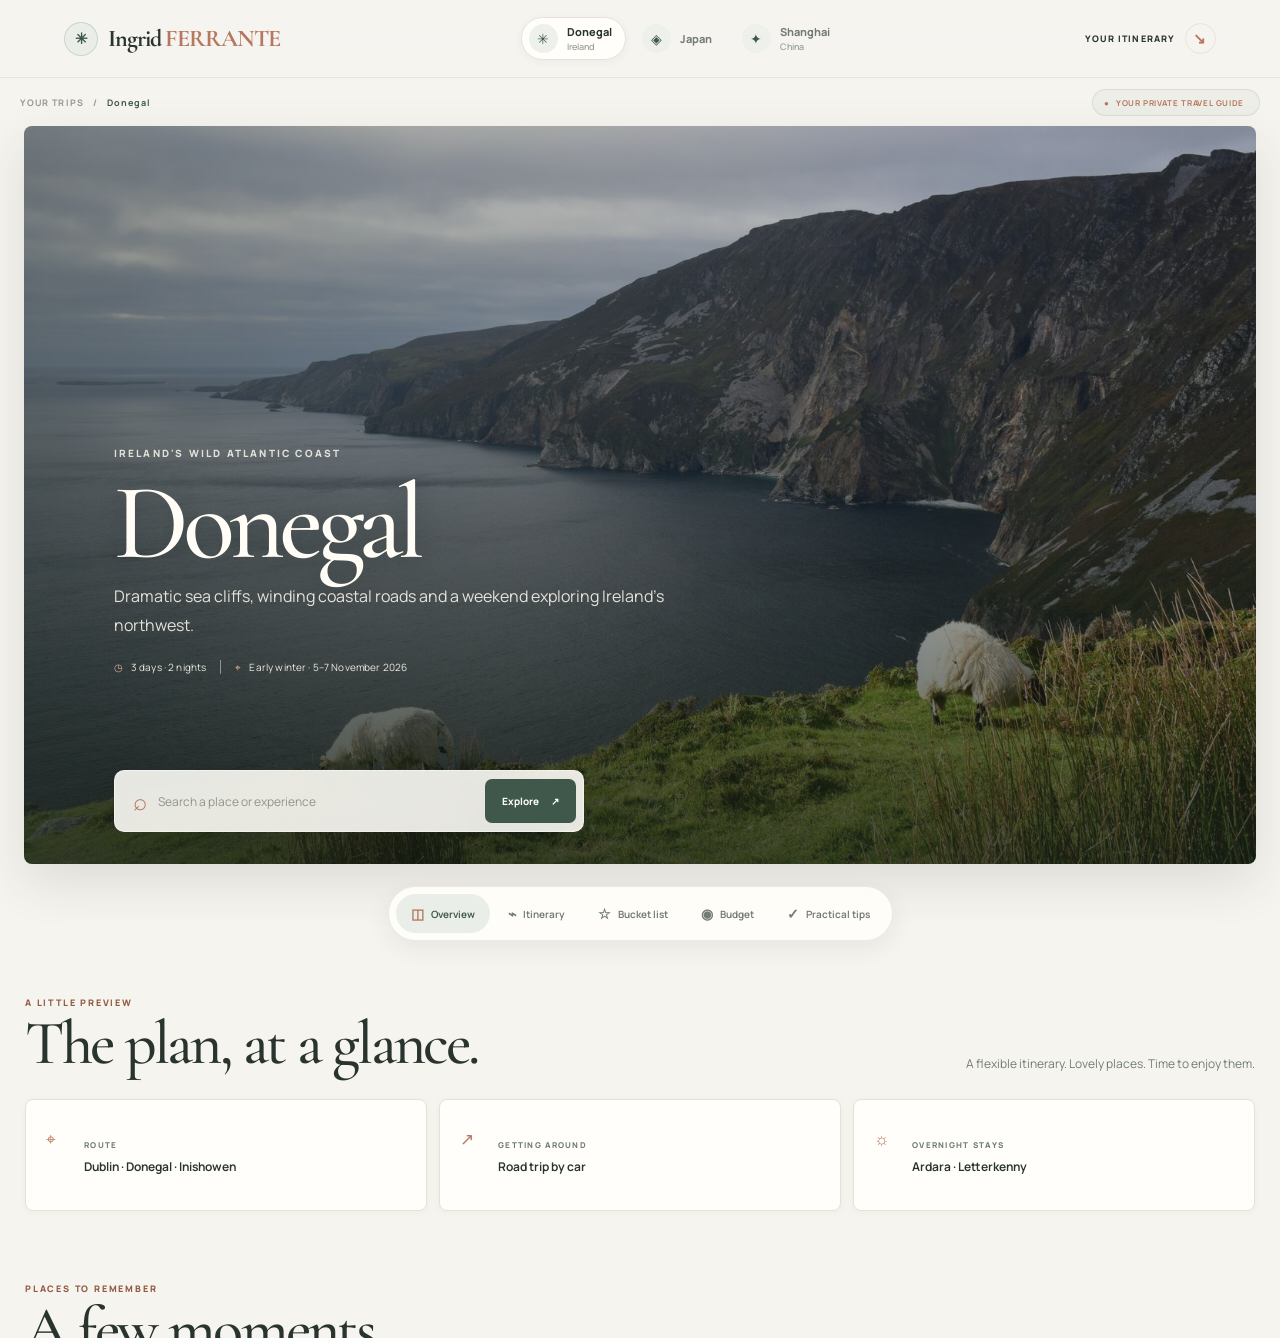
<file: index.html>
<!doctype html>
<html lang="pt-BR">
  <head>
    <meta charset="utf-8">
    <meta http-equiv="refresh" content="0; url=./docs/index.html">
    <meta name="viewport" content="width=device-width, initial-scale=1">
    <title>Rota & Mar</title>
    <style>
      :root {
        color-scheme: light;
        --bg: #f6f7f2;
        --ink: #1b1d1a;
        --muted: #5a6159;
        --card: rgba(255,255,255,0.7);
      }
      * { box-sizing: border-box; }
      body {
        margin: 0;
        min-height: 100vh;
        display: grid;
        place-items: center;
        font-family: Arial, Helvetica, sans-serif;
        background: radial-gradient(circle at top, #fffdf9 0%, var(--bg) 38%, #edf0e7 100%);
        color: var(--ink);
      }
      .card {
        background: var(--card);
        border: 1px solid rgba(27,29,26,0.08);
        border-radius: 18px;
        padding: 2rem 2.5rem;
        text-align: center;
        box-shadow: 0 18px 45px rgba(31, 31, 26, 0.08);
      }
      p {
        margin: 0;
        font-size: 1rem;
        color: var(--muted);
      }
      a {
        color: #2d5f58;
        text-decoration: none;
        font-weight: 700;
      }
    </style>
  </head>
  <body>
    <main class="card">
      <p>Redirecionando para a página do guia...</p>
      <p><a href="./docs/index.html">Clique aqui se não for redirecionado automaticamente.</a></p>
    </main>
  </body>
</html>
</file>
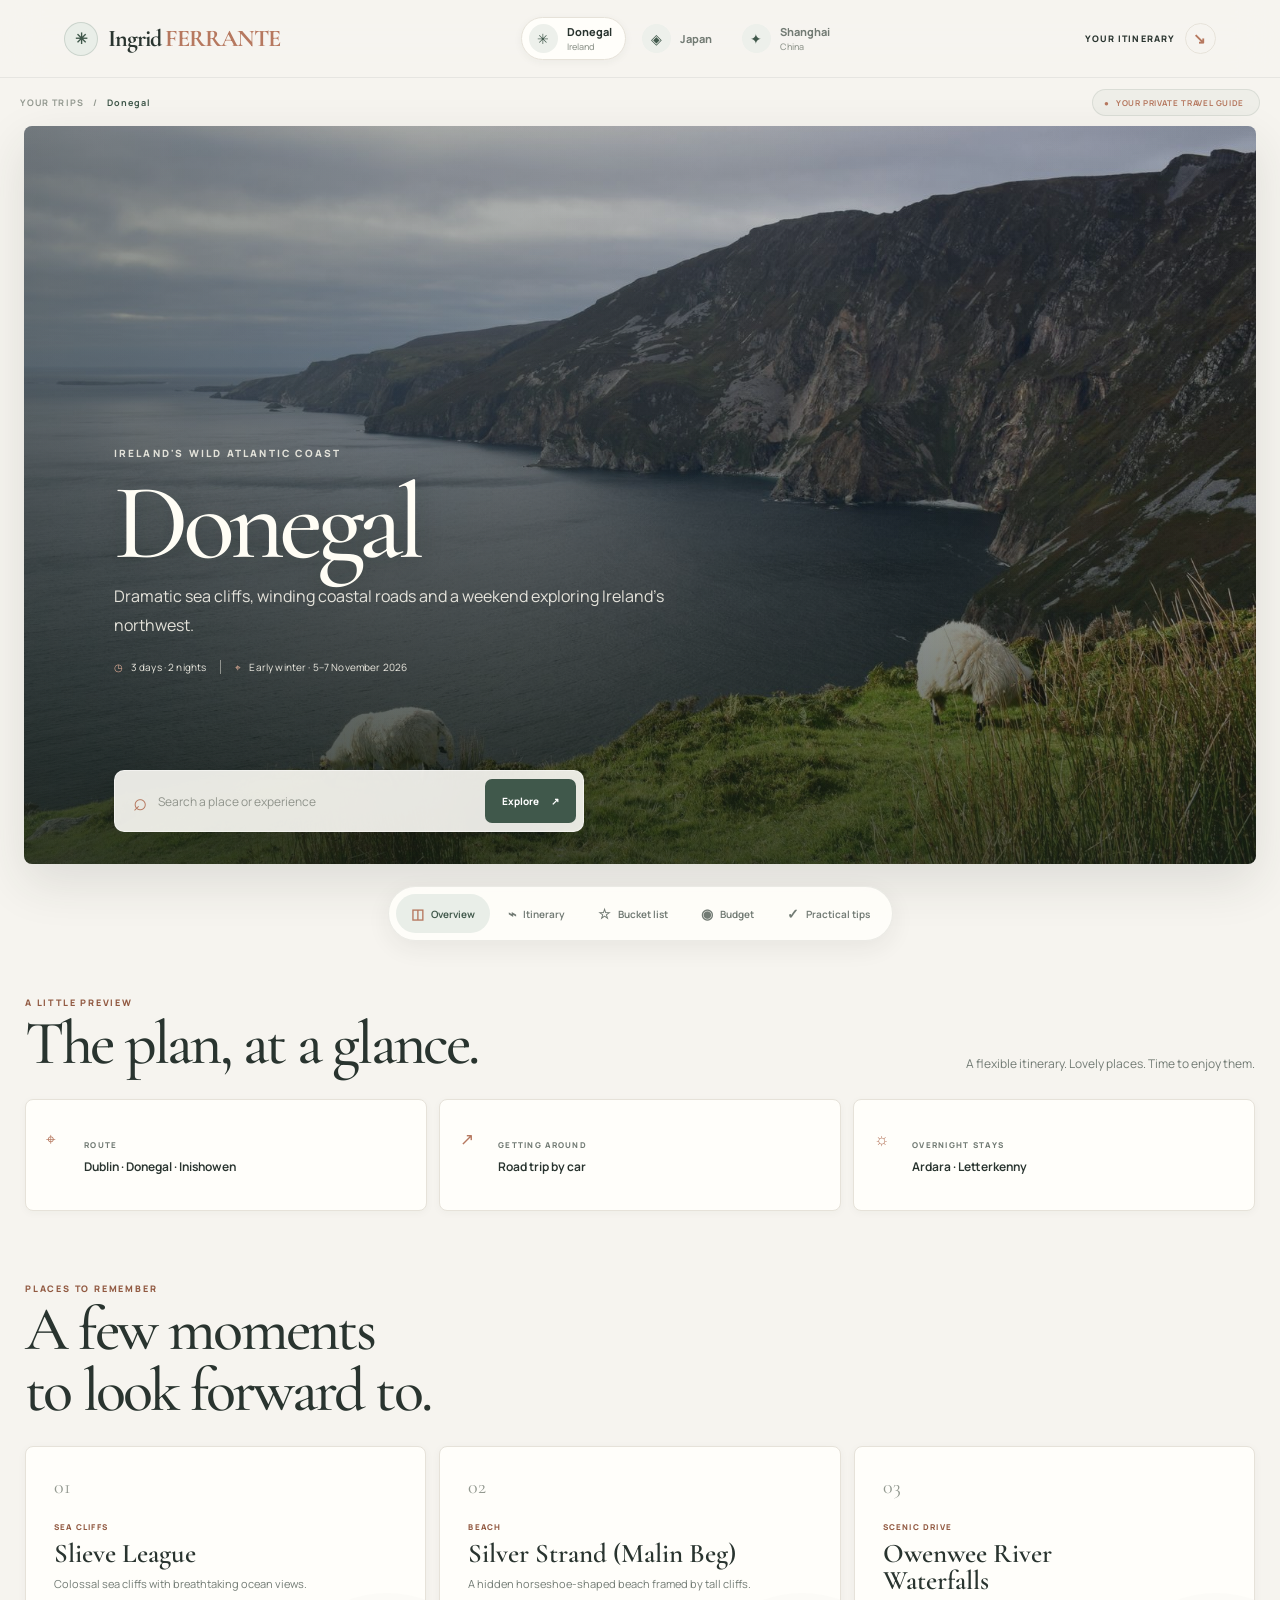
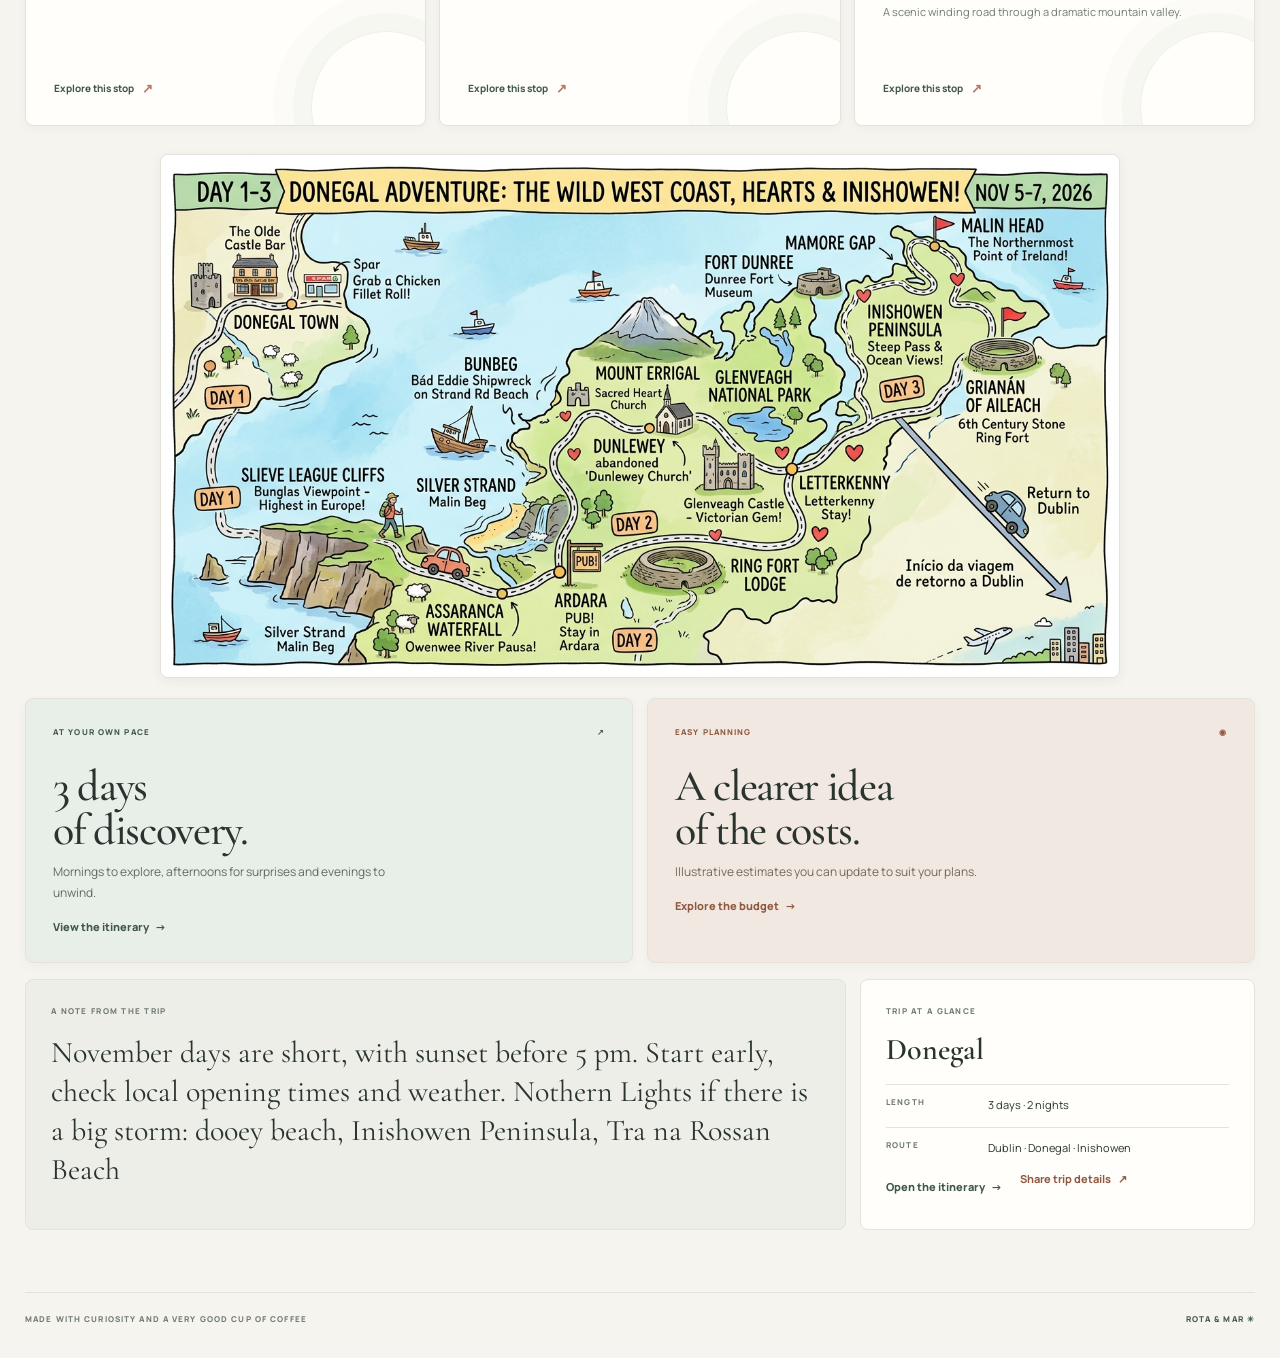
<file: docs/index.html>
<!doctype html>
<html lang="pt-BR">
  <head>
    <meta charset="utf-8">
    <meta name="viewport" content="width=device-width, initial-scale=1">
    <meta name="theme-color" content="#f6f4ef">
    <meta name="description" content="Seu guia visual de viagem para Donegal e Japão.">
    <title>Rota & Mar — seu guia de viagem</title>
    <link rel="preconnect" href="https://fonts.googleapis.com">
    <link rel="preconnect" href="https://fonts.gstatic.com" crossorigin>
    <link href="https://fonts.googleapis.com/css2?family=Cormorant+Garamond:wght@500;600;700&family=Manrope:wght@400;500;600;700;800&display=swap" rel="stylesheet">
    <link rel="stylesheet" href="styles.css?v=mobile-destination-tabs-20261017">
    <script src="data.js?v=shanghai-daytrip" defer></script>
    <script src="app.js?v=shanghai-daytrip" defer></script>
  </head>
  <body>
    <div class="app-shell">
      <header class="site-header" id="sidebar" aria-label="Navegação principal">
        <a class="brand" id="brand-link" href="#" aria-label="Rota e Mar, início">
          <span class="brand-mark" aria-hidden="true">✳</span>
          <span>Ingrid <span class="brand-amp">FERRANTE</span> </span>
        </a>
        <nav id="destination-nav" class="destination-nav" aria-label="Escolha uma viagem"></nav>
        <a class="header-cta" href="#page-content"><span id="header-cta-label">SEU ROTEIRO</span><span aria-hidden="true">↘</span></a>
      </header>

      <main class="main-content">
        <header class="topbar">
          <div class="breadcrumb"><span id="breadcrumb-label">SUAS VIAGENS</span><span aria-hidden="true">/</span><strong id="breadcrumb-destination"></strong></div>
          <span class="private-badge"><span aria-hidden="true">●</span> <span id="private-badge-label">SEU GUIA PARTICULAR</span></span>
        </header>

        <nav id="mobile-destination-nav" class="mobile-destination-nav" aria-label="Escolha uma viagem"></nav>

        <section id="trip-hero" class="trip-hero" aria-labelledby="trip-title">
          <div class="hero-copy">
            <span id="trip-region" class="eyebrow"></span>
            <h1 id="trip-title"></h1>
            <p id="trip-intro"></p>
            <div class="hero-meta">
              <span><span aria-hidden="true">◷</span> <span id="trip-duration"></span></span>
              <span class="meta-divider" aria-hidden="true"></span>
              <span><span aria-hidden="true">⌖</span> <span id="trip-season"></span></span>
            </div>
          </div>
          <div class="hero-search-wrap">
            <form id="guide-search" class="hero-search" role="search">
              <label class="search-field" for="guide-search-input">
                <span class="search-icon" aria-hidden="true">⌕</span>
                <input id="guide-search-input" type="search" autocomplete="off" placeholder="Busque um lugar ou experiência" aria-label="Busque no roteiro">
              </label>
              <button id="guide-search-submit" type="submit">Explorar <span aria-hidden="true">↗</span></button>
            </form>
            <div id="search-results" class="search-results" aria-label="Resultados da busca" aria-live="polite" hidden></div>
          </div>
          <div class="hero-stamp" aria-hidden="true"><span id="stamp-label">PRÓXIMA</span><strong id="stamp-title">grande<br>aventura</strong><i>✳</i></div>
        </section>

        <nav id="section-nav" class="section-nav" aria-label="Seções da viagem"></nav>
        <section id="page-content" class="page-content" aria-live="polite"></section>

        <footer class="page-footer"><span id="page-footer-text">FEITO COM CURIOSIDADE E UMA BOA DOSE DE CAFÉ</span><span>ROTA & MAR <span aria-hidden="true">✳</span></span></footer>
      </main>
    </div>
    <nav id="mobile-nav" class="mobile-nav" aria-label="Seções da viagem no celular"></nav>
  </body>
</html>
</file>
<file: docs/styles.css>
:root {
  color-scheme: dark;
  --ink: #f4f4ee;
  --muted: #a8b8b8;
  --muted-soft: #778e91;
  --teal: #70c0c1;
  --teal-bright: #9cdddd;
  --teal-deep: #103b42;
  --terracotta: #dc8869;
  --terracotta-deep: #a95e49;
  --paper: #0a171b;
  --surface: #102328;
  --surface-raised: #152c31;
  --surface-soft: rgba(18, 44, 49, .76);
  --line: rgba(191, 222, 218, .13);
  --serif: "Cormorant Garamond", Georgia, serif;
  --sans: "Manrope", "DM Sans", Arial, sans-serif;
  --ease: cubic-bezier(.2, .7, .2, 1);
}

* { box-sizing: border-box; }
html { min-width: 320px; scroll-behavior: smooth; }
body {
  min-width: 320px;
  margin: 0;
  background:
    radial-gradient(ellipse at 88% 4%, rgba(30, 101, 106, .16), transparent 34rem),
    radial-gradient(ellipse at 8% 55%, rgba(18, 67, 73, .13), transparent 44rem),
    var(--paper);
  color: var(--ink);
  font-family: var(--sans);
  font-size: 14px;
  -webkit-font-smoothing: antialiased;
}

button, input { color: inherit; font: inherit; }
button { -webkit-tap-highlight-color: transparent; }
button:focus-visible, input:focus-visible {
  outline: 2px solid var(--terracotta);
  outline-offset: 4px;
}
a { color: inherit; }
.app-shell { min-height: 100vh; }
.sidebar { display: none; }

.main-content {
  width: 100%;
  min-width: 0;
  padding: 0 18px 105px;
}

.topbar {
  display: flex;
  height: 62px;
  justify-content: space-between;
  align-items: center;
  border-bottom: 1px solid var(--line);
}

.breadcrumb {
  display: flex;
  gap: 9px;
  align-items: center;
  color: var(--muted-soft);
  font-size: 9px;
  font-weight: 700;
  letter-spacing: .16em;
}

.breadcrumb strong { color: var(--teal-bright); }
.private-badge {
  padding: 8px 10px;
  border: 1px solid var(--line);
  border-radius: 999px;
  background: rgba(18, 44, 49, .5);
  color: #ccdfdc;
  font-size: 8px;
  font-weight: 700;
  letter-spacing: .1em;
  white-space: nowrap;
}

.private-badge span { color: var(--terracotta); font-size: 8px; margin-right: 4px; }
.mobile-destination-nav { display: flex; gap: 8px; padding: 12px 0 0; }
.mobile-destination-nav .destination-link {
  flex: 1;
  justify-content: center;
  gap: 7px;
  padding: 7px 8px;
  border: 1px solid var(--line);
  background: rgba(16, 35, 40, .82);
}

.mobile-destination-nav .destination-link.is-active {
  border-color: rgba(112, 192, 193, .52);
  background: rgba(33, 91, 95, .42);
}

.mobile-destination-nav .destination-icon {
  width: 27px;
  height: 27px;
  background: rgba(112, 192, 193, .12);
  font-size: 15px;
}

.mobile-destination-nav .destination-name { flex: 0 1 auto; font-size: 10px; }
.mobile-destination-nav .destination-name small { font-size: 8px; }
.mobile-destination-nav .destination-arrow { display: none; }

.trip-hero {
  position: relative;
  display: flex;
  min-height: 390px;
  align-items: flex-end;
  overflow: hidden;
  isolation: isolate;
  margin: 17px 0 18px;
  border: 1px solid rgba(197, 226, 221, .16);
  border-radius: 20px;
  background-color: #123c43;
  background-image:
    linear-gradient(0deg, rgba(5, 16, 19, .89) 0%, rgba(5, 16, 19, .57) 39%, rgba(5, 16, 19, .06) 100%),
    linear-gradient(90deg, rgba(7, 24, 27, .58), rgba(7, 24, 27, .04) 80%),
    var(--hero-image);
  background-size: cover;
  background-position: var(--hero-position, center);
  box-shadow: 0 24px 80px rgba(0, 0, 0, .29);
}

.trip-hero::after {
  position: absolute;
  z-index: -1;
  inset: 0;
  background: linear-gradient(120deg, rgba(25, 104, 109, .2), transparent 48%, rgba(7, 20, 23, .16));
  content: "";
  pointer-events: none;
}

.hero-copy {
  position: relative;
  z-index: 1;
  width: min(100%, 760px);
  padding: 30px 21px 25px;
}

.eyebrow {
  display: inline-block;
  color: var(--terracotta);
  font-size: 9px;
  font-weight: 800;
  letter-spacing: .19em;
  line-height: 1.7;
}

.hero-copy .eyebrow { color: #b9e1dc; }
.hero-copy h1 {
  max-width: 680px;
  margin: 12px 0 9px;
  font-family: var(--serif);
  font-size: clamp(42px, 10vw, 76px);
  font-weight: 600;
  letter-spacing: -.045em;
  line-height: .91;
  text-wrap: balance;
  text-shadow: 0 3px 35px rgba(0, 0, 0, .36);
}

.hero-copy > p {
  max-width: 510px;
  margin: 0;
  color: rgba(247, 250, 246, .84);
  font-size: 12px;
  line-height: 1.8;
}

.hero-meta {
  display: flex;
  flex-wrap: wrap;
  gap: 11px;
  align-items: center;
  margin-top: 19px;
  color: rgba(247, 250, 246, .92);
  font-size: 10px;
}

.hero-meta > span:not(.meta-divider) { display: flex; gap: 7px; align-items: center; }
.meta-divider { width: 1px; height: 14px; background: rgba(255, 255, 255, .4); }
.hero-stamp { display: none; }
.section-nav { display: none; }

.mobile-nav {
  position: fixed;
  z-index: 5;
  right: 0;
  bottom: 0;
  left: 0;
  display: flex;
  justify-content: space-around;
  gap: 2px;
  padding: 9px 5px calc(9px + env(safe-area-inset-bottom));
  border-top: 1px solid rgba(183, 219, 215, .16);
  background: rgba(8, 22, 26, .91);
  box-shadow: 0 -12px 36px rgba(0, 0, 0, .27);
  backdrop-filter: blur(18px);
}

.section-link {
  display: flex;
  min-width: 0;
  flex: 1;
  flex-direction: column;
  align-items: center;
  justify-content: center;
  gap: 4px;
  padding: 6px 1px;
  border: 0;
  border-radius: 9px;
  background: transparent;
  color: #819597;
  font-size: 8px;
  font-weight: 650;
  white-space: nowrap;
  cursor: pointer;
  transition: color .2s var(--ease), background .2s var(--ease), transform .2s var(--ease);
}

.section-icon { font-size: 17px; line-height: 1; }
.section-link.is-active { color: #e3f6f2; background: rgba(65, 143, 146, .13); }
.section-link.is-active .section-icon { color: var(--terracotta); }
.section-link:active { transform: scale(.96); }
.page-content { min-height: 310px; }

.section-heading {
  display: flex;
  flex-direction: column;
  gap: 7px;
  margin: 29px 0 18px;
}

.section-heading h2 {
  margin: 4px 0 0;
  font-family: var(--serif);
  font-size: clamp(30px, 7vw, 43px);
  font-weight: 600;
  letter-spacing: -.035em;
  line-height: 1;
  text-wrap: balance;
}

.heading-aside {
  margin: 0;
  color: var(--muted);
  font-size: 11px;
  line-height: 1.7;
}

.overview-grid { display: grid; grid-template-columns: 1fr; gap: 9px; }
.overview-card {
  position: relative;
  display: flex;
  min-height: 82px;
  flex-direction: column;
  justify-content: center;
  padding: 15px 16px 14px 53px;
  border: 1px solid var(--line);
  border-radius: 13px;
  background: linear-gradient(135deg, rgba(22, 48, 52, .96), rgba(14, 34, 38, .87));
  box-shadow: inset 0 1px rgba(255, 255, 255, .025), 0 12px 32px rgba(0, 0, 0, .1);
}

.overview-icon { position: absolute; top: 20px; left: 17px; color: var(--terracotta); font-size: 17px; }
.card-label { display: block; color: #9aafb0; font-size: 8px; font-weight: 800; letter-spacing: .14em; }
.overview-card strong { margin-top: 6px; color: #eef4ef; font-size: 12px; font-weight: 650; }
.feature-grid { display: grid; gap: 11px; margin-top: 12px; }
.feature-card { min-height: 207px; padding: 20px; border: 1px solid rgba(184, 221, 217, .13); border-radius: 15px; }
.feature-itinerary { background: linear-gradient(140deg, #16444a, #102d33 85%); }
.feature-budget { background: linear-gradient(140deg, #51372f, #2e2524 90%); }
.feature-topline { display: flex; justify-content: space-between; color: #a4c9c5; font-size: 8px; font-weight: 800; letter-spacing: .14em; }
.feature-budget .feature-topline { color: #e1ae91; }
.feature-card h3 { margin: 22px 0 9px; font-family: var(--serif); font-size: clamp(28px, 7vw, 38px); font-weight: 600; line-height: .99; }
.feature-card p { max-width: 340px; margin: 0; color: #b5c5c2; font-size: 11px; line-height: 1.75; }
.feature-budget p { color: #d0bbb0; }
.text-link {
  margin: 16px 0 0;
  padding: 0;
  border: 0;
  background: transparent;
  color: #a6dfda;
  font-size: 11px;
  font-weight: 800;
  cursor: pointer;
  transition: color .2s var(--ease), transform .2s var(--ease);
}

.feature-budget .text-link { color: #efaa87; }
.text-link span { margin-left: 4px; }
.text-link:hover { color: #fff; transform: translateX(3px); }
.tip-banner {
  display: flex;
  gap: 13px;
  align-items: flex-start;
  margin-top: 12px;
  padding: 17px;
  border: 1px solid var(--line);
  border-radius: 13px;
  background: rgba(18, 40, 44, .72);
}

.tip-spark { flex: 0 0 auto; color: var(--terracotta); font-size: 20px; }
.tip-banner p { margin: 8px 0 0; color: #b4c4c0; font-size: 11px; line-height: 1.8; }

.timeline { position: relative; margin: 26px 0 10px; }
.timeline::before {
  position: absolute;
  top: 10px;
  bottom: 28px;
  left: 20px;
  width: 1px;
  background: linear-gradient(var(--teal), rgba(112, 192, 193, .08));
  content: "";
}

.timeline-day { position: relative; display: grid; grid-template-columns: 42px minmax(0, 1fr); gap: 10px; margin: 0 0 13px; }
.day-marker {
  position: relative;
  z-index: 1;
  display: flex;
  width: 41px;
  height: 41px;
  flex-direction: column;
  align-items: center;
  justify-content: center;
  border: 1px solid rgba(112, 192, 193, .4);
  border-radius: 50%;
  background: #10272c;
  color: #a6e0dc;
  box-shadow: 0 0 0 5px var(--paper);
}

.day-marker span { font-size: 7px; font-weight: 800; letter-spacing: .12em; }
.day-marker strong { margin-top: 1px; font-family: var(--serif); font-size: 17px; font-weight: 600; line-height: 1; }
.day-content { min-width: 0; padding: 14px 13px 9px; border: 1px solid var(--line); border-radius: 13px; background: linear-gradient(145deg, rgba(20, 44, 49, .96), rgba(13, 31, 35, .94)); }
.day-heading { display: flex; justify-content: space-between; gap: 8px; padding-bottom: 11px; border-bottom: 1px solid rgba(190, 220, 215, .1); }
.day-route { margin: 9px 0 0; color: var(--teal-deep); font-size: 10px; font-weight: 700; }
.day-route a { color: inherit; text-underline-offset: 2px; }
.day-heading h3 { margin: 0; font-family: var(--serif); font-size: 19px; font-weight: 600; line-height: 1.04; }
.day-date { display: block; margin-top: 6px; color: #e19a78; font-size: 9px; font-weight: 750; }
.day-place { display: inline-block; margin-top: 5px; color: #91a9aa; font-size: 9px; }
.day-stay { display: inline-block; margin: 8px 0 4px; padding: 6px 9px; border: 1px solid rgba(112, 192, 193, .18); border-radius: 999px; background: rgba(54, 119, 120, .16); color: #a8d9d4; font-size: 9px; font-weight: 700; }
.day-chevron { color: var(--terracotta); }
.day-moments { display: grid; grid-template-columns: 1fr; gap: 4px; padding-top: 9px; }
.moment { display: grid; grid-template-columns: 10px 1fr; gap: 8px; padding: 5px 0; }
.moment-dot { width: 6px; height: 6px; margin-top: 4px; border: 1px solid #75b9b8; border-radius: 50%; }
.moment-label { color: #9ed4d0; font-size: 8px; font-weight: 800; letter-spacing: .1em; }
.moment p { margin: 3px 0 0; color: #b2c1be; font-size: 10px; line-height: 1.7; }
.moment-list { display: grid; gap: 5px; margin: 4px 0 0; padding-left: 15px; color: #b2c1be; font-size: 10px; line-height: 1.65; }
.disclaimer { margin: 15px 0 0; color: var(--muted-soft); font-size: 10px; line-height: 1.7; }

.bucket-grid { display: grid; grid-template-columns: 1fr; gap: 10px; }
.bucket-card {
  position: relative;
  display: flex;
  min-height: 137px;
  flex-direction: column;
  align-items: flex-start;
  padding: 17px 15px 15px 48px;
  border: 1px solid var(--line);
  border-radius: 13px;
  background: linear-gradient(145deg, rgba(20, 45, 49, .96), rgba(13, 31, 35, .94));
  cursor: pointer;
  transition: border-color .2s var(--ease), background .2s var(--ease), transform .2s var(--ease), box-shadow .2s var(--ease);
}

.bucket-card:hover { transform: translateY(-2px); border-color: rgba(112, 192, 193, .36); box-shadow: 0 12px 28px rgba(0, 0, 0, .14); }
.bucket-card.is-checked { border-color: rgba(112, 192, 193, .32); background: linear-gradient(145deg, rgba(23, 58, 60, .96), rgba(14, 39, 40, .94)); }
.bucket-check, .essential-item input { position: absolute; width: 1px; height: 1px; opacity: 0; }
.bucket-check:focus-visible + .check-visual, .essential-item input:focus-visible + .check-visual { outline: 2px solid var(--terracotta); outline-offset: 4px; }
.check-visual { position: absolute; top: 17px; left: 15px; display: grid; width: 20px; height: 20px; place-items: center; border: 1px solid rgba(169, 198, 195, .32); border-radius: 50%; color: transparent; font-size: 11px; transition: background .2s, border-color .2s, color .2s; }
.bucket-check:checked + .check-visual, .essential-item input:checked + .check-visual { border-color: var(--teal); background: var(--teal); color: #092024; }
.bucket-tag { margin-bottom: 9px; color: var(--terracotta); font-size: 8px; font-weight: 800; letter-spacing: .15em; }
.bucket-card strong { font-family: var(--serif); font-size: 19px; font-weight: 600; }
.bucket-detail { margin-top: 6px; color: #a9b9b7; font-size: 10px; line-height: 1.65; }
.estimate-badge { align-self: flex-start; padding: 7px 9px; border: 1px solid rgba(220, 136, 105, .27); border-radius: 999px; background: rgba(169, 94, 73, .15); color: #e8a689; font-size: 8px; font-weight: 800; letter-spacing: .1em; }

.budget-total {
  display: flex;
  justify-content: space-between;
  align-items: center;
  padding: 21px;
  border: 1px solid rgba(143, 205, 201, .24);
  border-radius: 15px;
  background:
    radial-gradient(circle at 91% 5%, rgba(129, 207, 200, .18), transparent 43%),
    linear-gradient(120deg, #123d43, #17545a);
  color: white;
  box-shadow: 0 16px 36px rgba(2, 21, 24, .22);
}

.budget-total .card-label { color: #b8dcda; }
.budget-total strong { display: block; margin-top: 8px; font-family: var(--serif); font-size: clamp(30px, 8vw, 43px); font-weight: 600; letter-spacing: -.04em; }
.total-note { display: block; margin-top: 5px; color: #c6dedb; font-size: 10px; }
.budget-coin { display: grid; width: 50px; height: 50px; flex: 0 0 auto; place-items: center; border: 1px solid rgba(255,255,255,.32); border-radius: 50%; color: #f0b091; font-family: var(--serif); font-size: 24px; }
.budget-list { margin-top: 10px; padding: 4px 15px; border: 1px solid var(--line); border-radius: 13px; background: rgba(16, 37, 41, .9); }
.budget-row { padding: 14px 0; border-bottom: 1px solid rgba(190, 220, 215, .1); }
.budget-row:last-child { border-bottom: 0; }
.budget-row-heading { display: flex; justify-content: space-between; gap: 12px; }
.budget-row-heading div { display: flex; flex-direction: column; gap: 4px; }
.budget-row-heading strong { font-size: 11px; font-weight: 700; }
.budget-row-heading span { color: #91a8a9; font-size: 9px; }
.budget-row-heading > strong { white-space: nowrap; color: #d8ece9; }
.budget-track { height: 4px; margin-top: 10px; overflow: hidden; border-radius: 4px; background: rgba(156, 198, 194, .12); }
.budget-track span { display: block; height: 100%; border-radius: inherit; background: linear-gradient(90deg, var(--teal), var(--terracotta)); }

.essentials-layout { display: grid; gap: 12px; }
.essentials-list { overflow: hidden; border: 1px solid var(--line); border-radius: 13px; background: rgba(16, 37, 41, .9); }
.essential-item { position: relative; display: flex; min-height: 67px; gap: 12px; align-items: flex-start; padding: 15px 13px 13px 45px; border-bottom: 1px solid rgba(190, 220, 215, .1); cursor: pointer; transition: background .18s; }
.essential-item:hover { background: rgba(47, 96, 98, .12); }
.essential-item:last-child { border-bottom: 0; }
.essential-item .check-visual { top: 16px; left: 14px; }
.essential-item strong { display: block; font-size: 11px; font-weight: 700; }
.essential-item small { display: block; margin-top: 4px; color: #9fb2b1; font-size: 9px; line-height: 1.65; }
.essential-item.is-checked strong { color: #91aaa8; text-decoration: line-through; }
.culture-card { padding: 20px; border: 1px solid rgba(220, 136, 105, .19); border-radius: 14px; background: linear-gradient(145deg, rgba(79, 51, 43, .55), rgba(42, 35, 33, .75)); }
.culture-icon { display: block; margin-bottom: 15px; color: var(--terracotta); font-size: 21px; }
.culture-card .card-label { color: #e5ad91; }
.culture-card p { margin: 10px 0 0; color: #d2bfB4; font-family: var(--serif); font-size: 18px; line-height: 1.55; }

.page-footer {
  display: flex;
  justify-content: space-between;
  gap: 10px;
  margin-top: 32px;
  padding-top: 14px;
  border-top: 1px solid var(--line);
  color: #718588;
  font-size: 7px;
  font-weight: 800;
  letter-spacing: .12em;
}

.page-footer span:last-child { color: #afd7d2; white-space: nowrap; }

@media (min-width: 600px) {
  .main-content { padding: 0 32px 44px; }
  .topbar { height: 70px; }
  .trip-hero { min-height: 440px; margin-top: 23px; }
  .hero-copy { width: calc(100% - 150px); padding: 44px 36px 38px; }
  .hero-copy h1 { font-size: clamp(58px, 7vw, 82px); }
  .hero-copy > p { font-size: 13px; }
  .hero-stamp {
    position: absolute;
    right: 28px;
    bottom: 25px;
    display: flex;
    width: 112px;
    height: 112px;
    flex-direction: column;
    align-items: center;
    justify-content: center;
    border: 1px solid rgba(241, 249, 244, .56);
    border-radius: 50%;
    background: rgba(11, 39, 43, .3);
    color: white;
    transform: rotate(7deg);
    backdrop-filter: blur(8px);
  }
  .hero-stamp span { font-size: 7px; font-weight: 800; letter-spacing: .17em; }
  .hero-stamp strong { margin-top: 5px; font-family: var(--serif); font-size: 19px; font-weight: 600; line-height: 1; text-align: center; }
  .hero-stamp i { position: absolute; top: 13px; right: 15px; color: var(--terracotta); font-size: 12px; font-style: normal; }
  .section-nav { display: flex; gap: 6px; overflow-x: auto; border-bottom: 1px solid var(--line); scrollbar-width: thin; }
  .section-nav .section-link { flex: 0 0 auto; flex-direction: row; gap: 8px; padding: 13px 13px 12px; border-radius: 10px 10px 0 0; font-size: 10px; }
  .section-nav .section-icon { font-size: 14px; }
  .section-nav .section-link.is-active { border-bottom: 2px solid var(--terracotta); }
  .mobile-nav { display: none; }
  .section-heading { flex-direction: row; justify-content: space-between; align-items: flex-end; margin: 38px 0 20px; }
  .section-heading h2 { font-size: 39px; }
  .heading-aside { max-width: 260px; text-align: right; }
  .overview-grid { grid-template-columns: repeat(3, minmax(0, 1fr)); gap: 11px; }
  .overview-grid--4 { grid-template-columns: repeat(2, minmax(0, 1fr)); }
  .overview-card { padding-left: 45px; }
  .overview-icon { left: 13px; }
  .feature-grid { grid-template-columns: 1fr 1fr; gap: 13px; margin-top: 14px; }
  .feature-card { min-height: 230px; padding: 24px; }
  .tip-banner { padding: 21px 23px; }
  .bucket-grid { grid-template-columns: repeat(2, minmax(0, 1fr)); }
  .day-content { padding: 17px 19px 12px; }
  .moment p, .moment-list { font-size: 11px; }
  .budget-total { padding: 25px 29px; }
  .budget-list { padding-right: 23px; padding-left: 23px; }
  .essentials-layout { grid-template-columns: 1.25fr .75fr; }
  .culture-card { padding: 25px; }
}

@media (max-width: 767px) {
  .hero-copy { width: 100%; }
  .hero-stamp { display: none; }
}

@media (min-width: 1024px) {
  .app-shell {
    display: grid;
    grid-template-columns: 248px minmax(0, 1fr);
    max-width: 1680px;
    min-height: 100vh;
    margin: 0 auto;
  }

  .sidebar {
    position: sticky;
    top: 0;
    display: flex;
    height: 100vh;
    flex-direction: column;
    padding: 30px 20px 22px;
    border-right: 1px solid var(--line);
    background: linear-gradient(180deg, rgba(14, 34, 38, .98), rgba(8, 22, 25, .98));
  }

  .mobile-destination-nav { display: none; }
  .brand { display: flex; gap: 10px; align-items: center; color: #eaf2ed; font-family: var(--serif); font-size: 21px; font-weight: 700; text-decoration: none; letter-spacing: -.035em; }
  .brand-mark { display: grid; width: 31px; height: 31px; place-items: center; border: 1px solid rgba(112, 192, 193, .32); border-radius: 50%; background: rgba(49, 109, 111, .22); color: var(--teal-bright); font-family: var(--sans); font-size: 17px; }
  .brand-amp { color: var(--terracotta); }
  .nav-label { margin: 56px 0 12px 9px; color: #6f888a; font-size: 8px; font-weight: 800; letter-spacing: .17em; }
  .destination-nav { display: grid; gap: 7px; }
  .destination-link { display: flex; width: 100%; align-items: center; gap: 11px; padding: 10px 9px; border: 1px solid transparent; border-radius: 11px; background: transparent; color: #d7e4df; text-align: left; cursor: pointer; transition: background .2s var(--ease), border-color .2s var(--ease), transform .2s var(--ease); }
  .destination-link:hover { transform: translateX(2px); background: rgba(84, 149, 150, .1); }
  .destination-link.is-active { border-color: rgba(112, 192, 193, .16); background: rgba(49, 109, 111, .2); }
  .destination-icon { display: grid; width: 35px; height: 35px; flex: 0 0 auto; place-items: center; border: 1px solid rgba(192, 225, 218, .12); border-radius: 50%; background: rgba(232, 246, 239, .045); color: var(--teal-bright); font-size: 17px; }
  .destination-name { display: flex; flex: 1; flex-direction: column; gap: 3px; font-size: 11px; font-weight: 750; }
  .destination-name small { color: #81999a; font-size: 9px; font-weight: 500; }
  .destination-arrow { color: var(--terracotta); font-size: 13px; opacity: 0; transition: opacity .2s; }
  .destination-link.is-active .destination-arrow { opacity: 1; }
  .sidebar-note { margin-top: auto; padding: 16px 14px; border: 1px solid var(--line); border-radius: 13px; background: rgba(255, 255, 255, .025); }
  .note-icon { color: var(--terracotta); font-size: 18px; }
  .sidebar-note p { margin: 7px 0 12px; color: #b6c6c1; font-family: var(--serif); font-size: 16px; line-height: 1.42; }
  .note-credit { color: #71888a; font-size: 7px; font-weight: 800; letter-spacing: .13em; }
  .sidebar-footer { margin-top: 16px; color: #71888a; font-size: 7px; font-weight: 800; letter-spacing: .12em; }
  .sidebar-footer span { color: var(--terracotta); }
  .main-content { max-width: 1390px; padding: 0 42px 34px; }
  .topbar { height: 76px; }
  .trip-hero { min-height: 490px; margin: 30px 0 20px; border-radius: 22px; }
  .hero-copy { padding: 48px 48px 42px; }
  .hero-copy h1 { max-width: 760px; font-size: clamp(68px, 6vw, 92px); }
  .hero-copy > p { font-size: 14px; }
  .hero-stamp { right: 37px; bottom: 35px; width: 126px; height: 126px; }
  .hero-stamp strong { font-size: 21px; }
  .section-nav .section-link { padding: 15px 17px 13px; font-size: 11px; }
  .section-heading { margin-top: 42px; }
  .section-heading h2 { font-size: 44px; }
  .heading-aside { max-width: 310px; font-size: 12px; }
  .overview-grid--4 { grid-template-columns: repeat(4, minmax(0, 1fr)); }
  .overview-card { min-height: 93px; padding-left: 49px; }
  .overview-icon { top: 22px; left: 16px; }
  .overview-card strong { font-size: 13px; }
  .feature-card { min-height: 250px; padding: 27px; }
  .feature-card h3 { margin-top: 28px; font-size: 41px; }
  .feature-card p { font-size: 12px; }
  .timeline { margin-top: 31px; }
  .timeline-day { grid-template-columns: 52px minmax(0, 1fr); gap: 17px; margin-bottom: 16px; }
  .timeline::before { left: 24px; }
  .day-marker { width: 49px; height: 49px; }
  .day-content { padding: 20px 24px 14px; }
  .day-heading h3 { font-size: 23px; }
  .day-moments { gap: 8px; padding-top: 14px; }
  .moment { align-content: start; }
  .moment p, .moment-list { font-size: 12px; }
  .bucket-grid { grid-template-columns: repeat(3, minmax(0, 1fr)); gap: 13px; }
  .bucket-card { min-height: 158px; padding: 19px 16px 16px 48px; }
  .budget-total { padding: 30px 34px; }
  .budget-total strong { font-size: 49px; }
  .budget-row { padding: 17px 0; }
  .budget-row-heading strong { font-size: 12px; }
  .budget-row-heading span { font-size: 10px; }
  .essential-item { padding-top: 17px; padding-bottom: 15px; }
  .essential-item strong { font-size: 12px; }
  .essential-item small { font-size: 10px; }
  .culture-card p { font-size: 20px; }
  .page-footer { margin-top: 40px; }
}

@media (min-width: 1440px) {
  .app-shell { grid-template-columns: 268px minmax(0, 1fr); }
  .sidebar { padding-right: 23px; padding-left: 23px; }
  .main-content { padding-right: 56px; padding-left: 56px; }
  .trip-hero { min-height: 540px; }
  .hero-copy { padding: 54px 56px 48px; }
}

@media (max-width: 380px) {
  .main-content { padding-right: 13px; padding-left: 13px; }
  .mobile-destination-nav .destination-link { gap: 5px; padding-right: 5px; padding-left: 5px; }
  .mobile-destination-nav .destination-name { font-size: 9px; }
  .private-badge { padding: 7px 8px; font-size: 7px; }
  .section-link { font-size: 7px; }
  .hero-copy h1 { font-size: 39px; }
  .hero-meta { font-size: 9px; }
}

@media (prefers-reduced-motion: reduce) {
  *, *::before, *::after {
    scroll-behavior: auto !important;
    transition-duration: .01ms !important;
    animation-duration: .01ms !important;
    animation-iteration-count: 1 !important;
  }
}

/* Editorial travel guide */
:root {
  color-scheme: light;
  --ink: #29342f;
  --muted: #727b74;
  --muted-soft: #92988f;
  --teal: #708477;
  --teal-bright: #526b5d;
  --teal-deep: #40584b;
  --terracotta: #b6785f;
  --terracotta-deep: #915941;
  --paper: #f6f4ef;
  --surface: #fffefa;
  --surface-raised: #ffffff;
  --surface-soft: rgba(255, 254, 250, .9);
  --line: #e6e2d9;
  --ease: cubic-bezier(.2, .7, .2, 1);
}

html { min-width: 0; background: var(--paper); color-scheme: light; }
body {
  min-width: 0;
  background: var(--paper);
  color: var(--ink);
  font-size: 14px;
}

.app-shell {
  display: block;
  width: 100%;
  max-width: none;
  min-height: 100vh;
  margin: 0;
}

.site-header {
  position: sticky;
  z-index: 20;
  top: 0;
  display: flex;
  min-height: 78px;
  align-items: center;
  justify-content: space-between;
  gap: 20px;
  padding: 12px clamp(18px, 5vw, 76px);
  border-bottom: 1px solid rgba(52, 67, 58, .08);
  background: rgba(246, 244, 239, .88);
  backdrop-filter: blur(20px);
}

.brand {
  display: inline-flex;
  flex: 0 0 auto;
  align-items: center;
  gap: 10px;
  color: var(--ink);
  font-family: var(--serif);
  font-size: 24px;
  font-weight: 700;
  letter-spacing: -.045em;
  text-decoration: none;
}

.brand-mark {
  display: grid;
  width: 34px;
  height: 34px;
  place-items: center;
  border: 1px solid rgba(112, 132, 119, .25);
  border-radius: 50%;
  background: #e9eee8;
  color: var(--teal-deep);
  font-family: var(--sans);
  font-size: 15px;
}

.brand-amp { color: var(--terracotta); }
.destination-nav { display: flex; justify-content: center; gap: 8px; }

.destination-link {
  display: inline-flex;
  min-height: 43px;
  align-items: center;
  gap: 9px;
  padding: 5px 13px 5px 7px;
  border: 1px solid transparent;
  border-radius: 999px;
  background: transparent;
  color: var(--muted);
  text-align: left;
  cursor: pointer;
  transition: background .25s var(--ease), border-color .25s var(--ease), color .25s var(--ease), transform .25s var(--ease);
}

.destination-link:hover { transform: translateY(-1px); background: #fffefa; color: var(--ink); }
.destination-link.is-active { border-color: var(--line); background: #fffefa; color: var(--ink); box-shadow: 0 2px 8px rgba(42, 51, 45, .05); }
.destination-icon { display: grid; width: 29px; height: 29px; flex: 0 0 auto; place-items: center; border: 0; border-radius: 50%; background: #edf0eb; color: var(--teal-deep); font-size: 14px; }
.destination-name { display: flex; flex-direction: column; gap: 1px; font-size: 11px; font-weight: 750; }
.destination-name small { color: var(--muted-soft); font-size: 9px; font-weight: 500; }
.destination-arrow { display: none; }
.header-cta { display: inline-flex; flex: 0 0 auto; align-items: center; gap: 10px; color: var(--ink); font-size: 9px; font-weight: 800; letter-spacing: .12em; text-decoration: none; }
.header-cta span:last-child { display: grid; width: 31px; height: 31px; place-items: center; border: 1px solid var(--line); border-radius: 50%; color: var(--terracotta); font-size: 15px; transition: transform .25s var(--ease); }
.header-cta:hover span:last-child { transform: translate(2px, 2px); }
.mobile-destination-nav { display: none; }

.main-content { width: 100%; max-width: none; min-width: 0; padding: 0 0 34px; }
.topbar { width: min(calc(100% - 40px), 1390px); height: 48px; margin: 0 auto; border: 0; }
.breadcrumb { color: var(--muted-soft); font-size: 9px; letter-spacing: .12em; }
.breadcrumb strong { color: var(--teal-deep); }
.private-badge { padding: 7px 11px; border-color: rgba(112, 132, 119, .16); background: #eeeee8; color: var(--muted); font-size: 8px; letter-spacing: .08em; }
.private-badge span { color: var(--terracotta); }

.trip-hero {
  min-height: clamp(590px, 82svh, 850px);
  align-items: flex-end;
  margin: 0 16px;
  border: 0;
  border-radius: 8px;
  background-color: #5a665c;
  background-image:
    linear-gradient(90deg, rgba(17, 26, 21, .5) 0%, rgba(17, 26, 21, .16) 72%, rgba(17, 26, 21, .08) 100%),
    linear-gradient(0deg, rgba(17, 26, 21, .68) 0%, rgba(17, 26, 21, .12) 59%, rgba(17, 26, 21, .04) 100%),
    var(--hero-image);
  box-shadow: 0 18px 50px rgba(45, 48, 39, .12);
}

.trip-hero::after { background: linear-gradient(130deg, rgba(255, 244, 226, .08), transparent 54%, rgba(40, 48, 40, .1)); }
.trip-hero::after { border-radius: inherit; }
.trip-hero.search-open { z-index: 11; overflow: visible; }
.hero-copy { width: min(100%, 1050px); padding: 56px clamp(24px, 7vw, 104px) 190px; color: #fffdf5; }
.hero-copy .eyebrow { color: rgba(255, 252, 242, .82); font-size: 10px; letter-spacing: .22em; }
.hero-copy h1 { max-width: 900px; margin: 15px 0 13px; color: #fffdf5; font-size: clamp(58px, 8.4vw, 116px); font-weight: 500; letter-spacing: -.055em; line-height: .86; text-shadow: 0 2px 25px rgba(17, 26, 21, .25); }
.hero-copy > p { max-width: 570px; color: rgba(255, 252, 242, .86); font-size: clamp(13px, 1.3vw, 16px); line-height: 1.8; }
.hero-meta { gap: 14px; margin-top: 20px; color: rgba(255, 252, 242, .9); font-size: 10px; letter-spacing: .015em; }
.hero-meta > span:not(.meta-divider) { gap: 8px; }
.hero-meta > span:not(.meta-divider) > span:first-child { color: #e4b19a; }
.meta-divider { background: rgba(255, 252, 242, .45); }
.hero-stamp { display: none !important; }

.hero-search-wrap {
  position: absolute;
  z-index: 3;
  bottom: 32px;
  left: clamp(24px, 7vw, 104px);
  width: min(470px, calc(100% - 48px));
}

.hero-search {
  display: flex;
  min-height: 62px;
  align-items: center;
  gap: 8px;
  padding: 7px;
  border: 1px solid rgba(255, 255, 255, .45);
  border-radius: 10px;
  background: rgba(255, 254, 250, .89);
  box-shadow: 0 12px 38px rgba(14, 20, 16, .18);
  backdrop-filter: blur(18px);
}

.search-field { display: flex; min-width: 0; flex: 1; align-items: center; gap: 11px; padding: 0 11px; color: var(--muted); }
.search-icon { color: var(--terracotta); font-size: 24px; line-height: 1; }
.search-field input { width: 100%; min-width: 0; padding: 10px 0; border: 0; outline: 0; background: transparent; color: var(--ink); font-size: 12px; }
.search-field input::placeholder { color: #90948c; opacity: 1; }
.hero-search button { display: inline-flex; min-height: 44px; flex: 0 0 auto; align-items: center; gap: 12px; padding: 0 17px; border: 0; border-radius: 7px; background: var(--teal-deep); color: white; font-size: 10px; font-weight: 750; cursor: pointer; transition: background .25s var(--ease), transform .25s var(--ease); }
.hero-search button:hover { transform: translateY(-1px); background: #334c3e; }
.search-results { position: absolute; top: calc(100% + 9px); right: 0; left: 0; max-height: 330px; overflow: auto; padding: 6px; border: 1px solid rgba(255, 255, 255, .55); border-radius: 10px; background: rgba(255, 254, 250, .96); box-shadow: 0 15px 38px rgba(14, 20, 16, .2); backdrop-filter: blur(18px); }
.search-results[hidden] { display: none; }
.search-result { display: flex; width: 100%; justify-content: space-between; gap: 18px; padding: 12px; border: 0; border-radius: 6px; background: transparent; color: var(--ink); text-align: left; cursor: pointer; }
.search-result:hover, .search-result:focus-visible { background: #f0eee7; }
.search-result > span:first-child { display: grid; gap: 4px; }
.search-result strong { font-size: 12px; font-weight: 700; }
.search-result small { color: var(--muted); font-size: 10px; }
.search-result > span:last-child { align-self: center; color: var(--terracotta); }
.search-empty { margin: 0; padding: 12px; color: var(--muted); font-size: 12px; }

.section-nav {
  position: sticky;
  z-index: 10;
  top: 88px;
  display: flex;
  width: max-content;
  max-width: calc(100% - 32px);
  justify-content: center;
  gap: 3px;
  overflow-x: auto;
  margin: 22px auto 0;
  padding: 7px;
  border: 1px solid rgba(58, 73, 62, .1);
  border-radius: 999px;
  background: rgba(255, 254, 250, .9);
  box-shadow: 0 7px 24px rgba(39, 45, 38, .07);
  backdrop-filter: blur(18px);
  scrollbar-width: none;
}

.section-nav::-webkit-scrollbar { display: none; }
.section-nav .section-link, .section-nav .section-link.is-active {
  display: inline-flex;
  min-height: 39px;
  flex: 0 0 auto;
  flex-direction: row;
  justify-content: center;
  gap: 7px;
  padding: 0 15px;
  border: 0;
  border-radius: 999px;
  background: transparent;
  color: var(--muted);
  font-size: 10px;
}

.section-nav .section-link:hover { background: #f1efe9; color: var(--ink); }
.section-nav .section-link.is-active { background: #e9eee8; color: var(--teal-deep); }
.section-nav .section-link.is-active .section-icon { color: var(--terracotta); }
.section-nav .section-icon { font-size: 14px; }
.mobile-nav { display: none; }
.page-content { width: min(calc(100% - 40px), 1230px); min-height: 310px; margin: 0 auto; }
.section-heading { scroll-margin-top: 145px; }

.eyebrow { color: var(--terracotta-deep); font-size: 9px; letter-spacing: .2em; }
.section-heading { gap: 14px; margin: 50px 0 24px; }
.section-heading h2 { max-width: 740px; color: var(--ink); font-size: clamp(36px, 5.2vw, 62px); font-weight: 500; letter-spacing: -.045em; line-height: .98; }
.heading-aside { max-width: 340px; color: var(--muted); font-size: 12px; line-height: 1.8; }

.overview-grid { grid-template-columns: repeat(2, minmax(0, 1fr)); gap: 12px; }
.overview-card {
  min-height: 112px;
  padding: 23px 18px 19px 58px;
  border: 1px solid var(--line);
  border-radius: 8px;
  background: var(--surface);
  box-shadow: 0 2px 9px rgba(40, 46, 39, .035);
  transition: transform .3s var(--ease), box-shadow .3s var(--ease);
}

.overview-card:hover { transform: translateY(-3px); box-shadow: 0 12px 28px rgba(40, 46, 39, .08); }
.overview-icon { top: 27px; left: 20px; color: var(--terracotta); font-size: 17px; }
.card-label { color: var(--muted); font-size: 8px; letter-spacing: .16em; }
.overview-card strong { margin-top: 8px; color: var(--ink); font-size: 12px; font-weight: 650; line-height: 1.5; }

.highlights-section .section-heading { margin-top: 66px; }
.highlights-grid { display: grid; grid-template-columns: 1fr; gap: 13px; }
.highlight-card {
  position: relative;
  display: flex;
  min-height: 240px;
  flex-direction: column;
  align-items: flex-start;
  padding: 25px 24px 21px;
  overflow: hidden;
  border: 1px solid var(--line);
  border-radius: 8px;
  background: var(--surface);
  color: var(--ink);
  text-align: left;
  cursor: pointer;
  box-shadow: 0 2px 10px rgba(40, 46, 39, .04);
  transition: transform .3s var(--ease), box-shadow .3s var(--ease), border-color .3s var(--ease);
}

.highlight-card--static { cursor: default; }
.highlight-card--static:hover { transform: none; border-color: var(--line); box-shadow: 0 2px 10px rgba(40, 46, 39, .04); }
.highlight-card::after { position: absolute; right: -38px; bottom: -58px; width: 150px; height: 150px; border: 1px solid rgba(112, 132, 119, .12); border-radius: 50%; content: ""; box-shadow: 0 0 0 18px rgba(112, 132, 119, .035), 0 0 0 38px rgba(112, 132, 119, .025); pointer-events: none; }
.highlight-card:hover { transform: translateY(-4px); border-color: rgba(112, 132, 119, .32); box-shadow: 0 15px 32px rgba(40, 46, 39, .09); }
.highlight-number { margin-bottom: 22px; color: var(--muted-soft); font-family: var(--serif); font-size: 20px; }
.highlight-card .bucket-tag { margin: 0 0 8px; color: var(--terracotta-deep); }
.highlight-card > strong { max-width: 280px; font-family: var(--serif); font-size: 27px; font-weight: 600; line-height: 1.02; }
.highlight-card .bucket-detail { max-width: 350px; margin-top: 8px; color: var(--muted); font-size: 11px; line-height: 1.7; }
.highlight-link { display: flex; gap: 8px; align-items: center; margin-top: auto; padding-top: 18px; color: var(--teal-deep); font-size: 10px; font-weight: 750; }
.highlight-link span { color: var(--terracotta); font-size: 13px; }

.feature-grid { gap: 14px; margin-top: 20px; }
.feature-card { min-height: 235px; padding: 27px; border: 1px solid var(--line); border-radius: 8px; box-shadow: 0 3px 12px rgba(40, 46, 39, .04); transition: transform .3s var(--ease), box-shadow .3s var(--ease); }
.feature-card:hover { transform: translateY(-3px); box-shadow: 0 12px 28px rgba(40, 46, 39, .08); }
.feature-itinerary { background: #e8eee8; }
.feature-budget { background: #f1e8e1; }
.feature-topline, .feature-budget .feature-topline { color: var(--teal-deep); }
.feature-budget .feature-topline { color: var(--terracotta-deep); }
.feature-card h3 { color: var(--ink); font-size: clamp(30px, 4vw, 44px); font-weight: 500; letter-spacing: -.03em; }
.feature-card p { color: #5f6d63; font-size: 12px; }
.feature-budget p { color: #76665d; }
.text-link { color: var(--teal-deep); font-size: 11px; }
.feature-budget .text-link { color: var(--terracotta-deep); }
.text-link:hover { color: var(--terracotta-deep); }

.editorial-grid { display: grid; gap: 14px; margin-top: 16px; }
.travel-note, .trip-facts { min-width: 0; padding: 25px; border: 1px solid var(--line); border-radius: 8px; background: var(--surface); }
.travel-note { background: #eeeee8; }
.travel-note blockquote { margin: 17px 0 0; color: var(--ink); font-family: var(--serif); font-size: clamp(21px, 3vw, 30px); line-height: 1.3; }
.trip-route-map { width: min(100%, 960px); margin: 28px auto 0; overflow: hidden; border: 1px solid var(--line); border-radius: 8px; background: var(--surface); box-shadow: 0 3px 12px rgba(40, 46, 39, .06); }
.trip-route-map img { display: block; width: 100%; height: auto; }
.trip-facts > strong { display: block; margin-top: 15px; font-family: var(--serif); font-size: 30px; font-weight: 600; }
.trip-facts dl { display: grid; gap: 13px; margin: 16px 0 0; }
.trip-facts dl div { display: grid; grid-template-columns: 92px 1fr; gap: 10px; padding-top: 11px; border-top: 1px solid var(--line); }
.trip-facts dt { color: var(--muted); font-size: 8px; font-weight: 800; letter-spacing: .15em; }
.trip-facts dd { margin: 0; color: var(--ink); font-size: 11px; line-height: 1.6; }
.trip-facts-actions { display: flex; flex-wrap: wrap; gap: 6px 18px; align-items: center; margin-top: 6px; }
.share-trip { display: inline-flex; align-items: center; gap: 7px; padding: 7px 0; border: 0; background: transparent; color: var(--terracotta-deep); font-size: 11px; font-weight: 750; cursor: pointer; }
.share-trip:hover { color: var(--ink); }
.share-status { min-height: 1em; margin: 0; color: var(--muted); font-size: 10px; }

.tip-banner, .culture-card { border: 1px solid #e7dbd2; border-radius: 8px; background: #f3eae3; }
.tip-banner { margin-top: 16px; padding: 22px; }
.tip-spark, .culture-icon { color: var(--terracotta); }
.tip-banner p { color: #625e56; font-size: 12px; line-height: 1.85; }
.timeline { margin-top: 34px; }
.timeline::before { left: 22px; background: linear-gradient(var(--teal), rgba(112, 132, 119, .08)); }
.timeline-day { grid-template-columns: 46px minmax(0, 1fr); gap: 13px; margin-bottom: 14px; }
.day-marker { width: 44px; height: 44px; border-color: rgba(82, 107, 93, .28); background: var(--paper); color: var(--teal-deep); box-shadow: 0 0 0 5px var(--paper); }
.day-content { padding: 17px 17px 11px; border: 1px solid var(--line); border-radius: 8px; background: var(--surface); box-shadow: 0 2px 10px rgba(40, 46, 39, .035); }
.day-heading { border-color: var(--line); }
.day-heading h3 { color: var(--ink); font-size: 22px; font-weight: 600; }
.day-date, .day-chevron { color: var(--terracotta-deep); }
.day-place, .moment p, .moment-list { color: var(--muted); }
.day-stay { border-color: #d9e1d8; background: #edf1eb; color: var(--teal-deep); }
.moment-label { color: var(--teal-deep); }
.moment-dot { border-color: var(--teal); }
.timeline::before { background: linear-gradient(var(--teal), rgba(112, 132, 119, .08)); }
.disclaimer { color: var(--muted); font-size: 10px; }
.bucket-grid { grid-template-columns: 1fr; gap: 12px; }
.bucket-card { min-height: 150px; padding: 20px 18px 17px 50px; border: 1px solid var(--line); border-radius: 8px; background: var(--surface); box-shadow: 0 2px 10px rgba(40, 46, 39, .035); transition: all .3s var(--ease); }
.bucket-card:hover { transform: translateY(-4px); border-color: rgba(112, 132, 119, .32); background: var(--surface); box-shadow: 0 12px 28px rgba(40, 46, 39, .08); }
.bucket-card.is-checked { border-color: #bdcbbd; background: #eef2eb; }
.check-visual { border-color: #c9cec5; }
.bucket-check:checked + .check-visual, .essential-item input:checked + .check-visual { border-color: var(--teal-deep); background: var(--teal-deep); color: white; }
.bucket-tag { color: var(--terracotta-deep); }
.bucket-card strong { color: var(--ink); font-size: 21px; }
.bucket-detail { color: var(--muted); font-size: 11px; }
.estimate-badge { border-color: #e5d4ca; background: #f5ece6; color: var(--terracotta-deep); }

.budget-total { border-color: #597461; border-radius: 8px; background: linear-gradient(120deg, #536e5c, #40584b); box-shadow: 0 12px 28px rgba(51, 73, 57, .13); }
.budget-total .card-label, .total-note { color: #e2e8de; }
.budget-total strong { font-weight: 500; }
.budget-coin { color: #f0c4ad; }
.budget-list, .essentials-list { border-color: var(--line); border-radius: 8px; background: var(--surface); }
.budget-row { border-color: var(--line); }
.budget-row-heading strong { color: var(--ink); }
.budget-row-heading span { color: var(--muted); }
.budget-row-heading > strong { color: var(--teal-deep); }
.budget-track { background: #ecebe4; }
.budget-track span { background: linear-gradient(90deg, var(--teal), var(--terracotta)); }
.essential-item { border-color: var(--line); }
.essential-item:hover { background: #f5f4ee; }
.essential-item strong { color: var(--ink); }
.essential-item small { color: var(--muted); }
.essential-item.is-checked strong { color: var(--muted-soft); }
.culture-card { padding: 24px; }
.culture-card .card-label { color: var(--terracotta-deep); }
.culture-card p { color: #625e56; font-size: 21px; }

.search-highlight { animation: search-highlight 1.8s var(--ease); }
@keyframes search-highlight {
  0%, 100% { box-shadow: 0 2px 10px rgba(40, 46, 39, .035); }
  25%, 65% { border-color: var(--terracotta); box-shadow: 0 0 0 4px rgba(182, 120, 95, .15); }
}

.page-footer { width: min(calc(100% - 40px), 1230px); margin: 62px auto 0; padding: 20px 0 0; border-color: var(--line); color: var(--muted); font-size: 8px; letter-spacing: .14em; }
.page-footer span:last-child { color: var(--teal-deep); }
.section-link:focus-visible, .text-link:focus-visible, .destination-link:focus-visible, .highlight-card:focus-visible { outline-color: var(--terracotta); }

@media (min-width: 640px) {
  .overview-grid { grid-template-columns: repeat(2, minmax(0, 1fr)); }
  .overview-grid--3 { grid-template-columns: repeat(3, minmax(0, 1fr)); }
  .overview-grid--4 { grid-template-columns: repeat(4, minmax(0, 1fr)); }
  .highlights-grid { grid-template-columns: repeat(2, minmax(0, 1fr)); }
  .bucket-grid { grid-template-columns: repeat(2, minmax(0, 1fr)); }
  .editorial-grid { grid-template-columns: minmax(0, 1.35fr) minmax(250px, .65fr); }
}

@media (min-width: 900px) {
  .trip-hero { margin-right: 24px; margin-left: 24px; }
  .overview-card { padding-left: 58px; }
  .highlights-grid { grid-template-columns: repeat(3, minmax(0, 1fr)); }
  .highlight-card { min-height: 280px; padding: 28px; }
  .bucket-grid { grid-template-columns: repeat(3, minmax(0, 1fr)); }
  .day-content { padding: 20px 24px 14px; }
  .day-heading h3 { font-size: 25px; }
  .day-moments { gap: 8px; padding-top: 14px; }
  .moment p, .moment-list { font-size: 12px; }
}

@media (max-width: 700px) {
  body { padding-bottom: calc(69px + env(safe-area-inset-bottom)); }
  .site-header { min-height: 66px; gap: 10px; padding: 9px 15px; }
  .site-header .destination-nav { display: none; }
  .mobile-destination-nav { display: flex; justify-content: center; gap: 4px; margin: 12px 8px 18px; padding: 0; }
  .brand { gap: 7px; font-size: 21px; }
  .brand-mark { width: 30px; height: 30px; }
  .destination-nav { gap: 2px; }
  .mobile-destination-nav .destination-link {
    min-width: 0;
    min-height: 41px;
    flex: 0 1 auto;
    gap: 6px;
    padding: 4px 9px 4px 6px;
    border-color: transparent;
    border-radius: 999px;
    background: transparent;
    color: var(--muted);
    white-space: nowrap;
  }
  .mobile-destination-nav .destination-link.is-active {
    border-color: var(--line);
    background: #fffefa;
    color: var(--ink);
    box-shadow: 0 2px 8px rgba(42, 51, 45, .05);
  }
  .mobile-destination-nav .destination-icon {
    width: 24px;
    height: 24px;
    background: #edf0eb;
    color: var(--teal-deep);
    font-size: 12px;
  }
  .mobile-destination-nav .destination-name { font-size: 10px; }
  .destination-name small { display: none; }
  .header-cta { gap: 0; }
  .header-cta > span:first-child { display: none; }
  .header-cta span:last-child { width: 29px; height: 29px; }
  .topbar { width: calc(100% - 30px); height: 42px; }
  .trip-hero { min-height: 660px; margin: 0 8px; border-radius: 6px; }
  .hero-copy { padding: 44px 21px 210px; }
  .hero-copy h1 { font-size: clamp(58px, 12vw, 86px); }
  .hero-copy > p { font-size: 12px; }
  .hero-search-wrap { bottom: 20px; left: 16px; width: calc(100% - 32px); }
  .hero-search { min-height: 57px; }
  .hero-search button { min-height: 42px; padding: 0 12px; }
  .section-nav { display: none; }
  .mobile-nav {
    position: fixed;
    z-index: 30;
    right: 0;
    bottom: 0;
    left: 0;
    display: flex;
    justify-content: space-around;
    gap: 2px;
    padding: 8px 6px calc(8px + env(safe-area-inset-bottom));
    border-top: 1px solid rgba(58, 73, 62, .1);
    background: rgba(255, 254, 250, .92);
    box-shadow: 0 -8px 28px rgba(39, 45, 38, .09);
    backdrop-filter: blur(18px);
  }
  .mobile-nav .section-link {
    min-height: 48px;
    gap: 5px;
    border-radius: 9px;
    color: var(--muted);
    font-size: 8px;
  }
  .mobile-nav .section-icon { color: var(--teal); font-size: 17px; }
  .mobile-nav .section-link.is-active { background: #e9eee8; color: var(--teal-deep); }
  .mobile-nav .section-link.is-active .section-icon { color: var(--terracotta); }
  .section-heading { scroll-margin-top: 82px; }
  .page-content, .page-footer { width: calc(100% - 32px); }
  .section-heading { margin-top: 39px; }
  .section-heading h2 { font-size: clamp(36px, 10vw, 49px); }
  .heading-aside { text-align: left; }
  .overview-card { min-height: 99px; padding: 18px 13px 16px 43px; }
  .overview-icon { top: 22px; left: 13px; }
  .overview-card strong { font-size: 11px; }
  .highlights-section .section-heading { margin-top: 52px; }
  .highlight-card { min-height: 220px; padding: 22px; }
  .feature-card { min-height: 215px; padding: 21px; }
  .editorial-grid { grid-template-columns: 1fr; }
  .travel-note, .trip-facts { padding: 21px; }
  .page-footer { margin-top: 46px; }
}

@media (max-width: 380px) {
  .site-header { gap: 4px; padding-right: 8px; padding-left: 8px; }
  .brand { gap: 5px; font-size: 16px; }
  .brand-mark { width: 27px; height: 27px; }
  .destination-link { gap: 4px; padding-right: 5px; }
  .destination-name { font-size: 9px; }
  .header-cta span:last-child { width: 26px; height: 26px; }
  .private-badge { padding: 6px 7px; font-size: 7px; }
  .hero-search button { gap: 7px; font-size: 9px; }
}

@media (prefers-reduced-motion: reduce) {
  .highlight-card, .overview-card, .feature-card, .search-highlight { transition: none !important; animation: none !important; }
}
</file>
